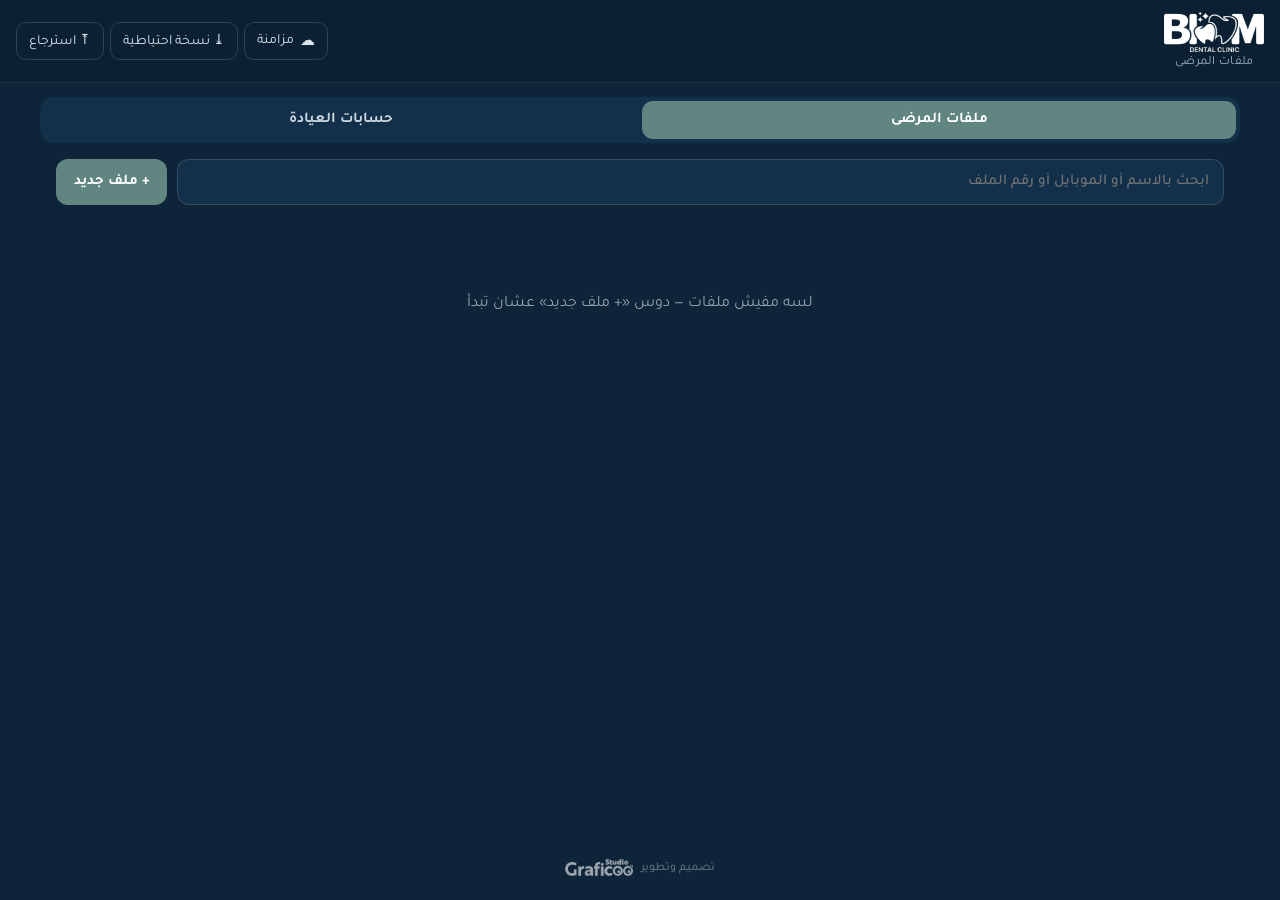
<file: index.html>
<!doctype html>
<html lang="ar" dir="rtl">
<head>
<meta charset="utf-8">
<meta name="viewport" content="width=device-width, initial-scale=1, viewport-fit=cover">
<title>Bloom Clinic — ملفات المرضى</title>
<meta name="theme-color" content="#1c364f">
<meta name="mobile-web-app-capable" content="yes">
<meta name="apple-mobile-web-app-capable" content="yes">
<meta name="apple-mobile-web-app-status-bar-style" content="black-translucent">
<meta name="apple-mobile-web-app-title" content="Bloom Files">
<link rel="manifest" href="manifest.webmanifest">
<link rel="icon" href="icons/favicon.png">
<link rel="apple-touch-icon" href="icons/apple-180.png">
<link rel="preconnect" href="https://fonts.googleapis.com">
<link rel="preconnect" href="https://fonts.gstatic.com" crossorigin>
<link href="https://fonts.googleapis.com/css2?family=Tajawal:wght@400;500;700;800&display=swap" rel="stylesheet">
<link rel="stylesheet" href="app.css">
<link rel="stylesheet" href="fin.css">
</head>
<body>

<!-- ============ قائمة الملفات ============ -->
<section id="home" class="view">
  <header class="topbar">
    <div class="brand"><img class="wordmark" src="img/logo-white.png" alt="BLOOM Dental Clinic"><small>ملفات المرضى</small></div>
    <div class="top-actions">
      <button class="ghost sync-btn" title="مزامنة"></button>
      <button class="ghost" id="btnBackup" title="نسخة احتياطية">⤓ <span>نسخة احتياطية</span></button>
      <button class="ghost" id="btnRestore" title="استرجاع نسخة">⤒ <span>استرجاع</span></button>
      <input type="file" id="restoreFile" accept=".json,application/json" hidden>
    </div>
  </header>
  <nav class="apptabs" id="appTabs">
    <button data-app="files" class="on">ملفات المرضى</button>
    <button data-app="fin">حسابات العيادة</button>
  </nav>
  <div id="filesPanel">
    <div class="home-tools">
      <div class="search"><input id="q" type="search" placeholder="ابحث بالاسم أو الموبايل أو رقم الملف" autocomplete="off"></div>
      <button class="primary" id="btnNew">+ ملف جديد</button>
    </div>
    <div class="count-row"><div class="count" id="count"></div>
      <div class="gaps" id="gaps" hidden></div>
      <label class="sort" id="sortBox" hidden>ترتيب:
        <select id="sort"><option value="upd">آخر تعديل</option><option value="desc">رقم الملف (الأحدث)</option><option value="asc">رقم الملف (الأقدم)</option></select>
      </label>
    </div>
    <div id="list" class="cabinet"></div>
  </div>
  <div id="finPanel" class="fin" hidden></div>
  <footer class="credit">
    <div class="sig-credit"><span>تصميم وتطوير</span><img src="img/graficoo-white.png" alt="Graficoo Studio"></div>
  </footer>
</section>

<!-- ============ الملف ============ -->
<section id="file" class="view" hidden>
  <header class="topbar file-bar">
    <button class="ghost icon" id="btnClose" title="رجوع للملفات">→</button>
    <div class="file-title"><b id="ttlName">ملف جديد</b><small id="ttlNo"></small></div>
    <span class="saved" id="saved"></span>
    <div class="top-actions">
      <button class="ghost sync-btn" title="مزامنة"></button>
      <button class="ghost acc-btn" id="btnAcc" title="حساب المريض وزياراته">ج.م <span>الحساب</span></button>
      <button class="ghost icon" id="btnZoom" title="تكبير">⊕</button>
      <button class="ghost icon" id="btnPrint" title="طباعة">⎙</button>
      <button class="ghost icon danger" id="btnDelete" title="حذف الملف">🗑</button>
    </div>
  </header>
  <div id="viewport" class="viewport">
    <div id="world" class="world">
      <div id="folder" class="folder">
        <div class="leaf base">
          <div class="face front" data-page="info"></div>
          <div class="face back" data-page="back"></div>
        </div>
        <div class="leaf cover" id="coverLeaf">
          <div class="face front" data-page="front"></div>
          <div class="face back" data-page="chart"></div>
        </div>
        <div class="spine-shadow"></div>
      </div>
    </div>
  </div>
  <footer class="filebar">
    <div class="ctx" id="ctx"></div>
    <nav class="seg" id="seg">
      <button data-go="cover">الغلاف</button>
      <button data-go="info">البيانات</button>
      <button data-go="chart">الأسنان</button>
      <button data-go="back">الحسابات</button>
    </nav>
  </footer>
</section>

<!-- نافذة الكتابة (موبايل) -->
<div id="sheet" class="sheet" hidden>
  <div class="sheet-card">
    <div class="sheet-head"><b id="sheetTitle"></b><button class="ghost icon" data-close>✕</button></div>
    <div id="sheetBody"></div>
    <div class="sheet-foot" id="sheetFoot"></div>
  </div>
</div>

<div id="toast" class="toast" hidden></div>
<div id="stackTip" class="stack-tip" hidden></div>
<div id="print" class="print"></div>

<script src="sync-core.js"></script>
<script src="app.js"></script>
<script src="fin.js"></script>
</body>
</html>
</file>
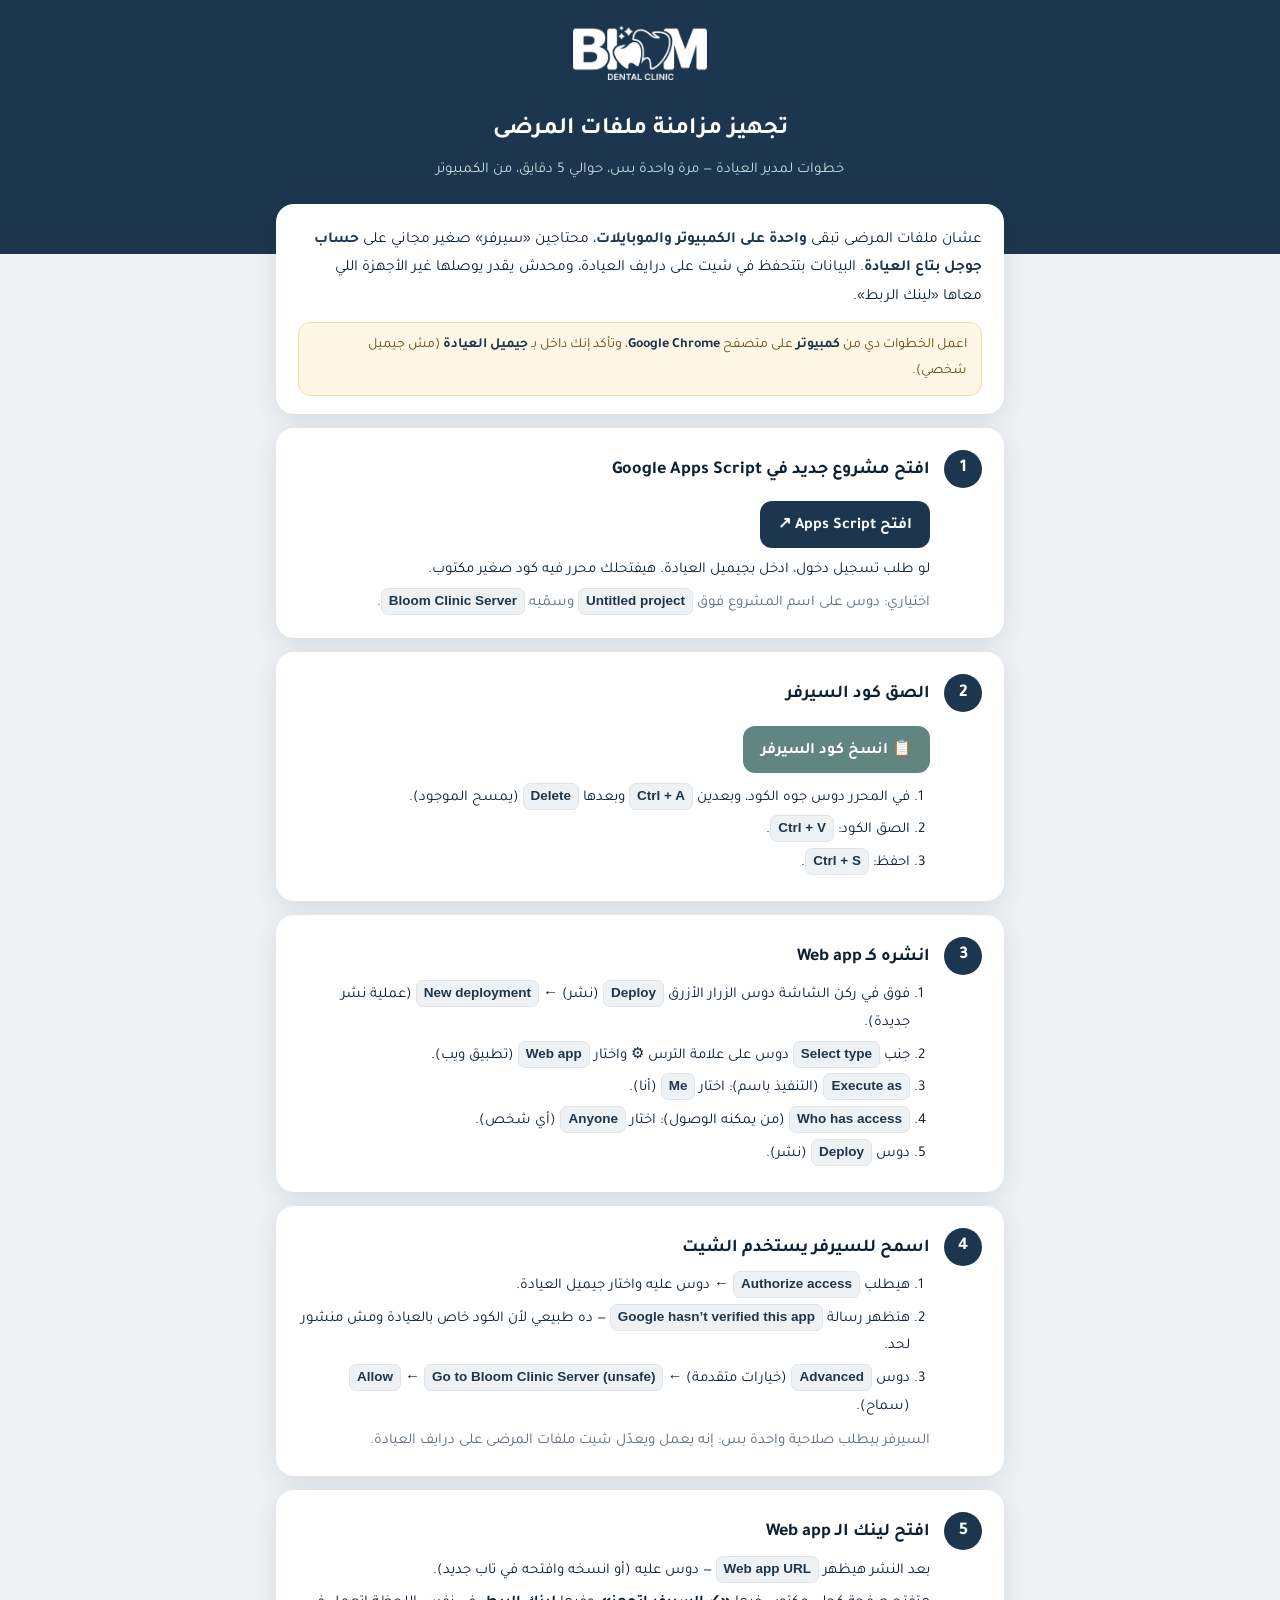
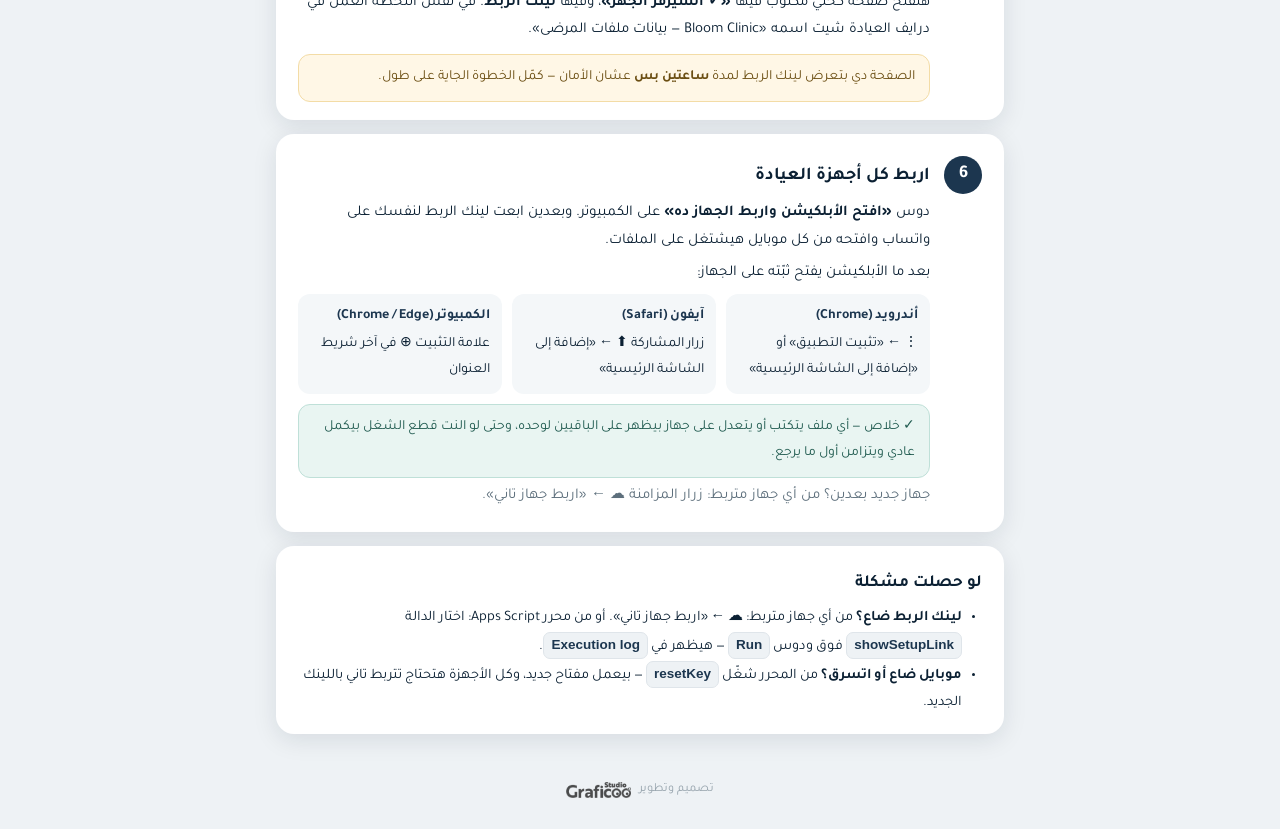
<file: setup.html>
<!doctype html>
<html lang="ar" dir="rtl">
<head>
<meta charset="utf-8">
<meta name="viewport" content="width=device-width, initial-scale=1">
<title>تجهيز المزامنة — Bloom Clinic</title>
<meta name="theme-color" content="#1c364f">
<link rel="icon" href="icons/favicon.png">
<link rel="preconnect" href="https://fonts.googleapis.com">
<link rel="preconnect" href="https://fonts.gstatic.com" crossorigin>
<link href="https://fonts.googleapis.com/css2?family=Tajawal:wght@400;500;700&display=swap" rel="stylesheet">
<style>
  :root{--navy:#0b2033;--cloud:#1c364f;--sage:#618581;--ink:#0b2033;--muted:#5d6f7c;--line:#dfe5ea}
  *{box-sizing:border-box}
  body{margin:0;font-family:'Tajawal',Tahoma,sans-serif;background:#eef2f5;color:var(--ink);line-height:1.85}
  header{background:var(--cloud);color:#fff;padding:26px 16px 70px;text-align:center}
  header img{height:54px}
  header h1{margin:14px 0 4px;font-size:24px}
  header p{margin:0;color:#c9d6de;font-size:15px}
  main{max-width:760px;margin:-50px auto 40px;padding:0 16px}
  .card{background:#fff;border-radius:18px;padding:22px 22px 18px;box-shadow:0 6px 24px #0b20331a;margin-bottom:14px}
  .intro{font-size:15.5px}
  .intro b{color:var(--cloud)}
  .step{display:flex;gap:14px}
  .num{flex:0 0 38px;height:38px;border-radius:50%;background:var(--cloud);color:#fff;display:grid;place-items:center;font-weight:700;font-size:18px}
  .step h2{margin:4px 0 6px;font-size:18px}
  .step p,.step li{font-size:15px;margin:4px 0}
  .step ol,.step ul{padding-inline-start:20px;margin:6px 0}
  .k{display:inline-block;background:#eef2f5;border:1px solid var(--line);border-radius:7px;padding:0 7px;font-size:13.5px;direction:ltr;unicode-bidi:isolate;font-family:Segoe UI,Arial,sans-serif;font-weight:600;color:#1c364f}
  .btn{display:inline-flex;align-items:center;gap:8px;background:var(--sage);color:#fff;text-decoration:none;border:0;border-radius:12px;padding:12px 18px;font:700 16px 'Tajawal',sans-serif;cursor:pointer;margin:8px 0 4px}
  .btn:hover{background:#6f9692}
  .btn.navy{background:var(--cloud)}
  .note{background:#fff7e6;border:1px solid #f3dca6;border-radius:12px;padding:10px 14px;font-size:14px;color:#6b4e12;margin-top:10px}
  .ok{background:#e9f5f2;border:1px solid #bfe0d8;color:#1f5a4f}
  .muted{color:var(--muted);font-size:13.5px}
  #copied{color:#1f7a5f;font-weight:700;margin-inline-start:8px;opacity:0;transition:.3s}
  #copied.on{opacity:1}
  .devices{display:grid;grid-template-columns:repeat(3,1fr);gap:10px;margin-top:8px}
  .devices div{background:#f4f7f9;border-radius:12px;padding:10px 12px;font-size:14px}
  .devices b{display:block;color:var(--cloud);margin-bottom:2px}
  @media (max-width:640px){.devices{grid-template-columns:1fr}.step{gap:10px}.num{flex-basis:32px;height:32px;font-size:16px}}
</style>
</head>
<body>
<header>
  <img src="img/logo-white.png" alt="BLOOM Dental Clinic">
  <h1>تجهيز مزامنة ملفات المرضى</h1>
  <p>خطوات لمدير العيادة — مرة واحدة بس، حوالي 5 دقايق، من الكمبيوتر</p>
</header>
<main>
  <div class="card intro">
    عشان ملفات المرضى تبقى <b>واحدة على الكمبيوتر والموبايلات</b>، محتاجين «سيرفر» صغير مجاني على <b>حساب جوجل بتاع العيادة</b>.
    البيانات بتتحفظ في شيت على درايف العيادة، ومحدش يقدر يوصلها غير الأجهزة اللي معاها «لينك الربط».
    <div class="note">اعمل الخطوات دي من <b>كمبيوتر</b> على متصفح <b>Google Chrome</b>، وتأكد إنك داخل بـ <b>جيميل العيادة</b> (مش جيميل شخصي).</div>
  </div>

  <div class="card step"><div class="num">1</div><div>
    <h2>افتح مشروع جديد في Google Apps Script</h2>
    <a class="btn navy" href="https://script.google.com/create" target="_blank" rel="noopener">افتح Apps Script ↗</a>
    <p>لو طلب تسجيل دخول، ادخل بجيميل العيادة. هيفتحلك محرر فيه كود صغير مكتوب.</p>
    <p class="muted">اختياري: دوس على اسم المشروع فوق <span class="k">Untitled project</span> وسمّيه <span class="k">Bloom Clinic Server</span>.</p>
  </div></div>

  <div class="card step"><div class="num">2</div><div>
    <h2>الصق كود السيرفر</h2>
    <button class="btn" id="copyBtn">📋 انسخ كود السيرفر</button><span id="copied">✓ اتنسخ</span>
    <ol>
      <li>في المحرر دوس جوه الكود، وبعدين <span class="k">Ctrl + A</span> وبعدها <span class="k">Delete</span> (يمسح الموجود).</li>
      <li>الصق الكود: <span class="k">Ctrl + V</span>.</li>
      <li>احفظ: <span class="k">Ctrl + S</span>.</li>
    </ol>
  </div></div>

  <div class="card step"><div class="num">3</div><div>
    <h2>انشره كـ Web app</h2>
    <ol>
      <li>فوق في ركن الشاشة دوس الزرار الأزرق <span class="k">Deploy</span> (نشر) ← <span class="k">New deployment</span> (عملية نشر جديدة).</li>
      <li>جنب <span class="k">Select type</span> دوس على علامة الترس ⚙ واختار <span class="k">Web app</span> (تطبيق ويب).</li>
      <li><span class="k">Execute as</span> (التنفيذ باسم): اختار <span class="k">Me</span> (أنا).</li>
      <li><span class="k">Who has access</span> (من يمكنه الوصول): اختار <span class="k">Anyone</span> (أي شخص).</li>
      <li>دوس <span class="k">Deploy</span> (نشر).</li>
    </ol>
  </div></div>

  <div class="card step"><div class="num">4</div><div>
    <h2>اسمح للسيرفر يستخدم الشيت</h2>
    <ol>
      <li>هيطلب <span class="k">Authorize access</span> ← دوس عليه واختار جيميل العيادة.</li>
      <li>هتظهر رسالة <span class="k">Google hasn’t verified this app</span> — ده طبيعي لأن الكود خاص بالعيادة ومش منشور لحد.</li>
      <li>دوس <span class="k">Advanced</span> (خيارات متقدمة) ← <span class="k">Go to Bloom Clinic Server (unsafe)</span> ← <span class="k">Allow</span> (سماح).</li>
    </ol>
    <p class="muted">السيرفر بيطلب صلاحية واحدة بس: إنه يعمل ويعدّل شيت ملفات المرضى على درايف العيادة.</p>
  </div></div>

  <div class="card step"><div class="num">5</div><div>
    <h2>افتح لينك الـ Web app</h2>
    <p>بعد النشر هيظهر <span class="k">Web app URL</span> — دوس عليه (أو انسخه وافتحه في تاب جديد).</p>
    <p>هتفتح صفحة كحلي مكتوب فيها <b>«✓ السيرفر اتجهز»</b>، وفيها <b>لينك الربط</b>. في نفس اللحظة اتعمل في درايف العيادة شيت اسمه «Bloom Clinic — بيانات ملفات المرضى».</p>
    <div class="note">الصفحة دي بتعرض لينك الربط لمدة <b>ساعتين بس</b> عشان الأمان — كمّل الخطوة الجاية على طول.</div>
  </div></div>

  <div class="card step"><div class="num">6</div><div>
    <h2>اربط كل أجهزة العيادة</h2>
    <p>دوس <b>«افتح الأبلكيشن واربط الجهاز ده»</b> على الكمبيوتر. وبعدين ابعت لينك الربط لنفسك على واتساب وافتحه من كل موبايل هيشتغل على الملفات.</p>
    <p>بعد ما الأبلكيشن يفتح ثبّته على الجهاز:</p>
    <div class="devices">
      <div><b>أندرويد (Chrome)</b>⋮ ← «تثبيت التطبيق» أو «إضافة إلى الشاشة الرئيسية»</div>
      <div><b>آيفون (Safari)</b>زرار المشاركة ⬆ ← «إضافة إلى الشاشة الرئيسية»</div>
      <div><b>الكمبيوتر (Chrome / Edge)</b>علامة التثبيت ⊕ في آخر شريط العنوان</div>
    </div>
    <div class="note ok">✓ خلاص — أي ملف يتكتب أو يتعدل على جهاز بيظهر على الباقيين لوحده، وحتى لو النت قطع الشغل بيكمل عادي ويتزامن أول ما يرجع.</div>
    <p class="muted">جهاز جديد بعدين؟ من أي جهاز متربط: زرار المزامنة ☁ ← «اربط جهاز تاني».</p>
  </div></div>

  <div class="card">
    <h2 style="margin:0 0 6px;font-size:17px">لو حصلت مشكلة</h2>
    <ul style="margin:0;padding-inline-start:20px;font-size:14.5px">
      <li><b>لينك الربط ضاع؟</b> من أي جهاز متربط: ☁ ← «اربط جهاز تاني». أو من محرر Apps Script: اختار الدالة <span class="k">showSetupLink</span> فوق ودوس <span class="k">Run</span> — هيظهر في <span class="k">Execution log</span>.</li>
      <li><b>موبايل ضاع أو اتسرق؟</b> من المحرر شغّل <span class="k">resetKey</span> — بيعمل مفتاح جديد، وكل الأجهزة هتحتاج تتربط تاني باللينك الجديد.</li>
    </ul>
  </div>
</main>
<footer style="text-align:center;padding:4px 16px 28px;color:#7b8b96;font-size:12.5px">
  <div style="display:inline-flex;align-items:center;gap:8px;opacity:.75">
    <span>تصميم وتطوير</span><img src="img/graficoo-dark.png" alt="Graficoo Studio" style="height:16px">
  </div>
</footer>
<script>
  document.getElementById('copyBtn').onclick = async () => {
    const r = await fetch('setup/Code.gs.txt', { cache: 'no-cache' });
    const code = await r.text();
    try { await navigator.clipboard.writeText(code); }
    catch (_) { const t = document.createElement('textarea'); t.value = code; document.body.append(t); t.select(); document.execCommand('copy'); t.remove(); }
    const c = document.getElementById('copied'); c.classList.add('on'); setTimeout(() => c.classList.remove('on'), 2500);
  };
</script>
</body>
</html>
</file>
<file: app.css>
:root{
  --navy:#0b2033; --navy2:#13304a; --sage:#618581; --sage2:#446a66; --ink:#0b2033;
  --paper:#f3f1ee; --box:#e3e7ea; --line:#d9d5cf; --muted:#6b7a86; --red:#c0392b;
  --font:'Tajawal', 'Segoe UI', Tahoma, sans-serif;
  --safe-b: env(safe-area-inset-bottom, 0px);
}
*{box-sizing:border-box}
html,body{margin:0;height:100%;background:#0e2438;color:#fff;font-family:var(--font);-webkit-tap-highlight-color:transparent}
button{font-family:inherit;cursor:pointer}
[hidden]{display:none!important}
.view{height:100%;display:flex;flex-direction:column}

/* ---------- top bar ---------- */
.topbar{display:flex;align-items:center;gap:12px;padding:10px 16px;padding-top:max(10px,env(safe-area-inset-top));background:var(--navy);border-bottom:1px solid #ffffff14;min-height:58px}
.brand{display:flex;flex-direction:column;align-items:center;gap:3px;padding:2px 0}
.brand .wordmark{height:40px;width:auto;display:block}
.brand small{display:block;font-size:12.5px;color:#9fb3bf;letter-spacing:.3px}
.top-actions{margin-inline-start:auto;display:flex;gap:6px}
.ghost{background:transparent;color:#d9e4ea;border:1px solid #ffffff26;border-radius:10px;padding:7px 12px;font-size:14px}
.ghost:hover{background:#ffffff12}
.ghost.icon{width:38px;height:38px;padding:0;font-size:18px;display:grid;place-items:center}
.ghost.danger:hover{background:#c0392b33}
.sync-btn{display:flex;align-items:center;gap:6px;height:38px;white-space:nowrap}
.sync-btn i{font-style:normal;font-size:15px}
.sync-btn[data-state="ok"]{border-color:#618581aa;color:#bfe3dc}
.sync-btn[data-state="sync"] i{display:inline-block;animation:spin 1s linear infinite}
.sync-btn[data-state="offline"]{color:#e8c48a;border-color:#e8c48a55}
.sync-btn[data-state="err"]{color:#ff9b8f;border-color:#ff9b8f66}
@keyframes spin{to{transform:rotate(360deg)}}
@media (max-width:760px){.sync-btn span{display:none}.sync-btn{width:38px;justify-content:center;padding:0}}
.primary{background:var(--sage);color:#fff;border:0;border-radius:12px;padding:11px 18px;font-size:15px;font-weight:700;white-space:nowrap}
.primary:hover{background:#6f9692}

/* ---------- home ---------- */
#home{overflow:auto}
.home-tools{display:flex;gap:10px;padding:16px;max-width:1200px;width:100%;margin:0 auto}
.search{flex:1}
.search input{width:100%;height:46px;border-radius:12px;border:1px solid #ffffff22;background:#13304a;color:#fff;padding:0 14px;font:500 15px var(--font);outline:none}
.search input:focus{border-color:var(--sage)}
.count-row{max-width:1200px;width:100%;margin:0 auto;padding:0 16px 6px;display:flex;align-items:center;gap:8px 10px;justify-content:space-between;flex-wrap:wrap}
.gaps{display:flex;align-items:center;gap:5px;flex-wrap:wrap;background:#3a2f12;border:1px solid #d9a52a66;color:#f3d38a;border-radius:11px;padding:5px 10px;font-size:13px;font-weight:700}
.gap{min-width:30px;height:28px;padding:0 7px;border-radius:8px;border:1.5px dashed #d9a52a;background:#ffffff0d;color:#ffe2a0;font:800 14px var(--font);cursor:pointer}
.gap:hover{background:#d9a52a;color:#1c364f;border-style:solid}
.gap-fix{height:28px;padding:0 10px;border-radius:8px;border:0;background:#d9a52a;color:#1c364f;font:700 12.5px var(--font);cursor:pointer;margin-inline-start:4px}
.gap-pick{display:flex;flex-wrap:wrap;gap:6px;margin-top:10px}
.gap-pick .gap{background:#fff7e3;color:#7a5600;height:34px;min-width:40px;font-size:15px}
.gap-pick .gap:hover{background:#d9a52a;color:#fff}
@media (max-width:700px){.gaps{order:3;width:100%}}
.count{color:#8ea4b2;font-size:13px}
.sort{color:#8ea4b2;font-size:13px;display:flex;align-items:center;gap:6px}
.sort select{background:#13304a;color:#dce6ec;border:1px solid #ffffff22;border-radius:9px;padding:5px 8px;font:500 13px var(--font)}
/* ملفات المرضى ↔ حسابات العيادة */
.apptabs{display:flex;gap:4px;max-width:1200px;width:calc(100% - 32px);margin:14px auto 0;background:#13304a;border-radius:14px;padding:4px}
.apptabs button{flex:1;border:0;background:transparent;color:#c9d6de;padding:10px 8px;border-radius:11px;font:700 15px var(--font)}
.apptabs button.on{background:var(--sage);color:#fff}
.cabinet{display:grid;grid-template-columns:repeat(auto-fill,minmax(170px,1fr));gap:18px;padding:8px 16px 40px;max-width:1200px;width:100%;margin:0 auto}
.card{background:none;border:0;padding:0;text-align:right;color:#fff;cursor:pointer;perspective:900px}
.card .mini{position:relative;aspect-ratio:595/842;border-radius:4px 8px 8px 4px;overflow:hidden;background:#13304a center/cover no-repeat;box-shadow:0 1px 0 #ffffff10, 6px 8px 18px #0006;transform-origin:left center;transition:transform .35s ease, box-shadow .35s}
.card .mini::before{content:"";position:absolute;inset:0 auto 0 0;width:6px;background:linear-gradient(90deg,#0006,#0000)}
.card:hover .mini{transform:rotateY(-14deg);box-shadow:0 1px 0 #ffffff10, 14px 10px 24px #0008}
.card .mini .no{position:absolute;top:4.6%;left:5.5%;width:15.2%;height:2.6%;font-size:7px;line-height:1;font-weight:700;color:var(--navy);display:grid;place-items:center;z-index:1}
.card .mini .nm{position:absolute;top:77%;left:14%;width:51%;height:3.4%;font-size:8px;font-weight:700;color:var(--navy);display:flex;align-items:center;justify-content:flex-end;padding-inline:4px;overflow:hidden;white-space:nowrap}
.card .meta{padding:8px 2px 0}
.card .meta b{display:block;font-size:15px;white-space:nowrap;overflow:hidden;text-overflow:ellipsis}
.card .meta span{display:block;font-size:12.5px;color:#8ea4b2;margin-top:2px;direction:rtl}
/* توقيع الاستوديو — تحت خالص، هادي ومش بيزاحم المحتوى */
.credit{margin-top:auto;padding:18px 16px calc(18px + var(--safe-b));display:flex;justify-content:center}
.credit .sig-credit{display:flex;align-items:center;gap:8px;color:#8ea4b2;font:500 12px var(--font);opacity:.6;padding:6px 10px;user-select:none}
.credit img{height:17px;width:auto;display:block}
/* ---- درج الملفات: لما العدد يكتر الملفات بتترص متداخلة ورقم كل ملف باين ---- */
.card .tab{display:none}
.cabinet.stack{--step:40px;--cw:136px;grid-template-columns:repeat(auto-fill,var(--step));gap:34px 0;padding-top:26px;padding-inline-end:calc(16px + var(--cw) - var(--step));justify-content:start}
.cabinet.stack .card{width:var(--cw);position:relative;perspective:none;transition:transform .22s cubic-bezier(.3,.7,.3,1)}
.cabinet.stack .card .mini{box-shadow:-3px 2px 8px #0007;transition:box-shadow .22s;transform:none!important}
.cabinet.stack .card .meta{display:none}
.cabinet.stack .card .tab{display:grid;place-items:center;position:absolute;left:3px;top:-17px;min-width:32px;height:19px;padding:0 5px;border-radius:7px 7px 0 0;background:#e9eef1;color:var(--navy);font:800 12px var(--font);direction:ltr;box-shadow:0 -1px 3px #0003}
.cabinet.stack .card .tab.dup{background:#ffd5cf;color:#9b2318}
.cabinet.stack .card.hot{transform:translateY(-18px)}
.cabinet.stack .card.hot .mini{box-shadow:-4px 10px 22px #000a}
.cabinet.stack .card.hot .tab{background:var(--sage);color:#fff}
.stack-tip{position:fixed;z-index:40;background:#fff;color:var(--navy);border-radius:10px;padding:5px 11px;box-shadow:0 6px 18px #0007;pointer-events:none;text-align:center;line-height:1.3;max-width:220px}
.stack-tip b{display:block;font-size:14px}
.stack-tip span{display:block;font-size:12.5px;color:#456;white-space:nowrap;overflow:hidden;text-overflow:ellipsis}
@media (max-width:600px){.cabinet.stack{--step:31px;--cw:104px;gap:30px 0}.cabinet.stack .card .tab{font-size:11px;min-width:27px;height:17px;top:-15px;left:2px}}
.empty{grid-column:1/-1;text-align:center;color:#8ea4b2;padding:60px 10px;font-size:16px}
@media (max-width:600px){
  .cabinet:not(.stack){grid-template-columns:repeat(2,1fr);gap:14px}
  .top-actions .ghost span{display:none}
}

/* ---------- file view ---------- */
.file-bar{gap:8px}
.file-title{min-width:0}
.file-title b{display:block;font-size:16px;white-space:nowrap;overflow:hidden;text-overflow:ellipsis;max-width:46vw}
.file-title small{display:block;color:#9fb3bf;font-size:12px}
.saved{font-size:12px;color:#9fd0c6;opacity:0;transition:opacity .3s}
.saved.on{opacity:1}
.viewport{flex:1;position:relative;overflow:hidden;background:radial-gradient(ellipse at 50% 40%,#1d3c57 0%,#0e2438 70%)}
.viewport.zoomed{overflow:auto}
.world{position:relative;overflow:hidden;overflow:clip;perspective:2600px;touch-action:pan-y}
.viewport.zoomed .world{touch-action:auto}
.folder{position:absolute;top:0;left:0;transform-style:preserve-3d;transform-origin:75% 50%;transition:transform .7s cubic-bezier(.45,.05,.25,1)}
.folder.nofx,.folder.nofx .leaf{transition:none!important}
.leaf{position:absolute;top:0;transform-style:preserve-3d;pointer-events:none}
.face{pointer-events:auto}
.face[inert]{pointer-events:none}
.leaf.base{left:50%;width:50%;height:100%}
.leaf.cover{left:50%;width:50%;height:100%;transform-origin:0 50%;transition:transform .75s cubic-bezier(.4,.1,.2,1)}
.face{position:absolute;inset:0;backface-visibility:hidden;-webkit-backface-visibility:hidden;overflow:hidden;background:#fff;box-shadow:0 10px 30px #0007}
.face.back{transform:rotateY(180deg)}
/* ترتيب الطبقات زي الورق: الغلاف ← ضهر الغلاف (الأسنان) ← صفحة البيانات ← ضهر الملف */
.leaf.cover .face.front{transform:translateZ(.8px)}
.leaf.cover .face.back{transform:translateZ(.6px) rotateY(180deg)}
.leaf.base .face.front{transform:translateZ(.2px)}
.leaf.base .face.back{transform:translateZ(-.2px) rotateY(180deg)}
.face::after{content:"";position:absolute;inset:0;pointer-events:none;opacity:var(--shade,0);transition:opacity .2s}
.leaf.cover .face.front::after{background:linear-gradient(90deg,#0000 0%,#0008 100%)}
.leaf.cover .face.back::after{background:linear-gradient(270deg,#0000 0%,#0006 100%)}
.leaf.base .face.front::after{background:linear-gradient(90deg,#0007 0%,#0000 55%)}
.face.front[data-page="front"],.face[data-page="back"]{border-radius:0 6px 6px 0}
.face[data-page="back"]{border-radius:6px 0 0 6px}
.spine-shadow{position:absolute;left:calc(50% - 14px);top:0;width:28px;height:100%;pointer-events:none;background:linear-gradient(90deg,#0000,#0003 45%,#0005 50%,#0003 55%,#0000);opacity:0;transition:opacity .5s;transform:translateZ(.7px)}
.folder.is-open .spine-shadow{opacity:1}
/* بعد ما الغلاف يتفتح خالص: صفحة الأسنان تبقى صفحة عادية (2D) عشان اللمس يوصل لكل سنة */
.folder.settled .leaf.cover{transform:none!important;left:0;transition:none}
.folder.settled .leaf.cover .face.front{visibility:hidden}
.folder.settled .leaf.cover .face.back{transform:none}

/* ---------- page (paper) ---------- */
.page{position:absolute;left:0;top:0;transform-origin:0 0;direction:ltr;font-family:var(--font);color:var(--ink)}
.page img.bg{position:absolute;inset:0;width:100%;height:100%;user-select:none;-webkit-user-drag:none;pointer-events:none}
.f{position:absolute;margin:0;border:0;outline:0;background:transparent;color:var(--ink);font-family:var(--font);font-weight:800;direction:rtl;text-align:right;padding:0 5px;border-radius:4px;line-height:1;resize:none}
.f.c{text-align:center;padding:0}
/* خانات كانت نقط في الورق — بقت مربعات رمادي زي باقي الملف */
.f.boxed{background:var(--box);border-radius:3px}
.f.boxed:hover,.f.boxed:focus{background:#d3dce2}
.f.ltr{direction:ltr;text-align:right}
.f.c.ltr{text-align:center}
.f::placeholder{color:#0b203344;font-weight:500}
.f:hover{background:#61858112}
.f:focus{background:#6185811f;box-shadow:inset 0 0 0 1px #618581aa}
.f[readonly]{cursor:pointer}
textarea.f{padding:1px 4px;overflow:hidden;white-space:pre-wrap}
.cell{position:absolute;display:flex;align-items:center}
.cell .f{position:static;width:100%;height:100%}
.rem{justify-content:center;font-weight:800;font-size:13px;color:var(--sage2)}
.rem.neg{color:var(--red)}
.cb{position:absolute;cursor:pointer;border-radius:3px}
.cb::before{content:"";position:absolute;inset:-5px}
.cb.on::after{content:"";position:absolute;left:50%;top:44%;width:28%;height:52%;border:solid var(--navy);border-width:0 3px 3px 0;transform:translate(-50%,-50%) rotate(45deg)}
.cb:hover{background:#61858122}
.sig{position:absolute;cursor:pointer;display:flex;align-items:center;justify-content:flex-start}
.sig img{height:100%;max-width:72%;object-fit:contain;mix-blend-mode:multiply}
.sig:hover{background:#61858112}

/* teeth */
.t-box{position:absolute;border-radius:2px;cursor:pointer}
.t-box::before{content:"";position:absolute;inset:-4px -3px}
.t-box.on::after{content:"";position:absolute;left:50%;top:42%;width:30%;height:58%;border:solid var(--navy);border-width:0 2.4px 2.4px 0;transform:translate(-50%,-50%) rotate(45deg)}
.t-note{position:absolute;font-size:8.6px;font-weight:800;color:var(--navy);display:flex;align-items:center;justify-content:center;white-space:nowrap;overflow:hidden;cursor:pointer;line-height:1;border-radius:2px}
.t-note span{padding:0 3px;overflow:hidden;text-overflow:ellipsis;max-width:100%;border-bottom:1.6px solid var(--tc,transparent)}
.t-crown{position:absolute;border-radius:46%;cursor:pointer;mix-blend-mode:multiply}
/* لما الماوس ييجي على سنة: السنة وسطرها ومربعها ينوروا مع بعض */
.t-crown.hl{background:#61858155!important}
.t-note.hl,.t-lab.hl{background:#6185812e}
.t-box.hl{box-shadow:0 0 0 1.4px var(--sage)}
.t-crown.gone::before,.t-crown.gone::after{content:"";position:absolute;left:50%;top:10%;height:80%;width:2px;background:#555;mix-blend-mode:normal}
.t-crown.gone::before{transform:rotate(45deg)}
.t-crown.gone::after{transform:rotate(-45deg)}
.t-lab{position:absolute;cursor:pointer;border-radius:2px}
.t-lab:hover{outline:1px solid var(--sage)}

/* ---- صفحة الملاحظات (مرسومة بالكود بنفس شكل الملف) ---- */
.notes-page{background:#fff}
.nb{position:absolute;direction:rtl;font-family:var(--font);color:#1c364f}
.nb.bar{background:#1c364f;border-radius:9px;display:flex;align-items:center;gap:6px;padding:0 9px;color:#fff}
.nb.bar img{height:17px;width:auto}
.nb.bar b{font-size:16.5px;font-weight:700;letter-spacing:.2px}
.nb.bar span{position:absolute;left:122px;font-size:9.5px;color:#fff;font-weight:500;width:88px;text-align:center}
.nb.white{background:#fff;border-radius:5px}
.nb.gray{background:#e3e7ea;border-radius:5px}
.nb.pill{background:#1c364f;border-radius:5px;color:#fff;font-size:9.5px;font-weight:500;display:grid;place-items:center}
.nb.table{border:1.2px solid #1c364f;border-radius:16px;overflow:hidden}
.nb.table .th{display:flex;background:#e3e7ea;border-bottom:1.2px solid #1c364f}
.nb.table .th b{display:grid;place-items:center;font-size:14px;font-weight:500}
.nb.table .th b+b{border-right:1.2px solid #1c364f}
.nb.table .tr{border-bottom:.9px solid #1c364f}
.nb.table .tr:last-of-type{border-bottom:0}
.nb.table .tcol{position:absolute;top:0;bottom:0;width:0;border-left:1.2px solid #1c364f}
.pg-del{position:absolute;left:16px;top:826px;height:13px;padding:0 6px;border:0;border-radius:4px;background:#c0392b14;color:#b03a2e;font:700 7.5px var(--font);direction:rtl;opacity:.75}
.pg-del:hover{opacity:1;background:#c0392b26}
.page.blank{background:#f4f6f7}
.add-page{position:absolute;left:50%;top:50%;transform:translate(-50%,-50%);width:260px;height:180px;border:2.5px dashed #b9c6ce;border-radius:22px;background:#fff;color:#1c364f;display:flex;flex-direction:column;align-items:center;justify-content:center;gap:6px;font:700 20px var(--font)}
.add-page i{font-style:normal;font-size:46px;line-height:1;color:var(--sage)}
.add-page:hover{border-color:var(--sage)}
/* قلب الصفحة جوه الملف */
.leaf.turn{top:0;width:50%;height:100%;pointer-events:none;transition:transform .74s cubic-bezier(.45,.08,.25,1)}
.leaf.turn.fwd{left:50%;transform-origin:0 50%;transform:translateZ(1.2px) rotateY(0)}
.leaf.turn.fwd.go{transform:translateZ(1.2px) rotateY(-180deg)}
.leaf.turn.bwd{left:0;transform-origin:100% 50%;transform:translateZ(1.2px) rotateY(0)}
.leaf.turn.bwd.go{transform:translateZ(1.2px) rotateY(180deg)}
.leaf.turn .face::after{opacity:.35;background:linear-gradient(90deg,#0004,#0000 30%,#0000 70%,#0003)}
.face.turn-in{animation:turnIn .5s cubic-bezier(.3,.7,.3,1)}
.face.turn-back{animation:turnBack .5s cubic-bezier(.3,.7,.3,1)}
@keyframes turnIn{from{transform:perspective(1600px) rotateY(-28deg) translateX(30px);opacity:.3}}
@keyframes turnBack{from{transform:perspective(1600px) rotateY(28deg) translateX(-30px);opacity:.3}}

/* ---------- bottom bar ---------- */
.filebar{background:var(--navy);border-top:1px solid #ffffff14;padding:8px 12px calc(8px + var(--safe-b));display:flex;align-items:center;gap:10px;flex-wrap:wrap;justify-content:center}
.seg{display:flex;background:#13304a;border-radius:12px;padding:3px;gap:2px}
.seg button{border:0;background:transparent;color:#c9d6de;padding:8px 14px;border-radius:9px;font-size:14px;font-weight:500}
.seg button.on{background:var(--sage);color:#fff;font-weight:700}
.ctx{display:flex;align-items:center;gap:8px;flex-wrap:wrap;justify-content:center;font-size:13px;color:#c9d6de}
.ctx:empty{display:none}
.ctx .pill{background:#13304a;border-radius:10px;padding:6px 10px;display:flex;align-items:center;gap:6px}
.ctx .pill button{border:0;background:#ffffff14;color:#fff;border-radius:7px;width:26px;height:26px}
.ctx .pill button:disabled{opacity:.3}
.ctx .pill.pages button.add{width:auto;padding:0 10px;background:var(--sage);font:700 13px var(--font)}
.opts{display:grid;gap:8px}
.opts button{display:block;text-align:right;border:1.5px solid #d7e0e4;background:#f7f9fa;border-radius:14px;padding:12px 14px;color:var(--ink)}
.opts button:hover{border-color:var(--sage);background:#eef5f4}
.opts b{display:block;font-size:16px}
.opts small{display:block;font-size:13px;color:#5d6f7c;margin-top:2px}
.legend{display:flex;gap:4px;flex-wrap:wrap;justify-content:center}
.legend i{font-style:normal;font-size:11.5px;padding:3px 7px;border-radius:7px;color:#fff}
.sum b{color:#fff}
.sum .neg{color:#ff9b8f}
@media (max-width:760px){
  .filebar{padding:6px 8px calc(6px + var(--safe-b))}
  .seg{width:100%}
  .seg button{flex:1;padding:9px 4px}
  .legend{display:none}
}

/* ---------- sheet (editor) ---------- */
.sheet{position:fixed;inset:0;background:#0009;display:flex;align-items:flex-end;justify-content:center;z-index:50;animation:fade .2s}
.sheet-card{background:#fff;color:var(--ink);width:100%;max-width:520px;border-radius:18px 18px 0 0;padding:14px 16px calc(16px + var(--safe-b));animation:up .25s cubic-bezier(.2,.8,.2,1);max-height:92vh;overflow:auto}
@media (min-width:761px){.sheet{align-items:center}.sheet-card{border-radius:16px}}
.sheet-head{display:flex;align-items:center;justify-content:space-between;margin-bottom:10px}
.sheet-head b{font-size:17px}
.sheet-head .ghost{color:var(--ink);border-color:#0002}
.sheet label{display:block;font-size:13px;color:var(--muted);margin:10px 0 5px}
.sheet input,.sheet textarea{width:100%;border:1.5px solid #cfd8dc;border-radius:12px;padding:12px;font:500 17px var(--font);color:var(--ink);outline:none;background:#fafafa}
.sheet input:focus,.sheet textarea:focus{border-color:var(--sage);background:#fff}
.sheet textarea{min-height:110px;resize:vertical}
.sheet-foot{display:flex;gap:8px;margin-top:14px}
.sheet-foot button{flex:1;padding:13px;border-radius:12px;font-size:16px;font-weight:700;border:0}
.sheet-foot .ok{background:var(--sage);color:#fff}
.sheet-foot .no{background:#eef1f2;color:var(--ink)}
.sheet-foot .del{background:#fbe9e7;color:var(--red);flex:0 0 auto;padding:13px 16px}
.quick{display:flex;gap:6px;margin-top:8px;flex-wrap:wrap}
.quick button{border:1px solid #cfd8dc;background:#fff;border-radius:9px;padding:6px 10px;font-size:13px;color:var(--ink)}
.chips{display:grid;grid-template-columns:repeat(3,1fr);gap:7px}
.chips button{border:2px solid transparent;border-radius:11px;padding:10px 4px;font-size:14px;font-weight:700;color:#fff}
.chips button.on{border-color:var(--ink);box-shadow:0 0 0 2px #fff inset}
.chips button.none{background:#eef1f2;color:var(--ink)}
.qr{display:grid;place-items:center;padding:10px;background:#fff;border:1px solid #dfe5ea;border-radius:14px;margin:6px auto 4px;width:max-content}
.qr img,.qr canvas{width:200px!important;height:200px!important}
.linkbox{width:100%;direction:ltr;font-size:11.5px!important;min-height:64px!important;color:#456}
.sheet .hint{font-size:13.5px;color:#5d6f7c;line-height:1.8;margin:6px 0 0}
.sheet .hint a{color:#2f6f66;font-weight:700}
.sigpad{width:100%;height:190px;border:1.5px dashed #b8c4c9;border-radius:12px;touch-action:none;background:#fff;display:block}

.toast{position:fixed;bottom:90px;left:50%;transform:translateX(-50%);background:#13304a;color:#fff;padding:10px 18px;border-radius:12px;z-index:60;box-shadow:0 6px 20px #0006;font-size:14px}
@keyframes fade{from{opacity:0}}
@keyframes up{from{transform:translateY(40px);opacity:.4}}

/* ---------- print ---------- */
.print{display:none}
@media print{
  @page{size:A4 portrait;margin:0}
  html,body{background:#fff}
  body>*:not(.print){display:none!important}
  .print{display:block}
  .print .pp{width:210mm;height:297mm;position:relative;overflow:hidden;page-break-after:always;break-after:page}
  .print .page{transform:scale(1.3333)}
  .print *{-webkit-print-color-adjust:exact;print-color-adjust:exact}
  .print .f::placeholder{color:transparent}
  .print .pg-del,.print .add-page{display:none}
}
</file>
<file: fin.css>
/* ====================== حسابات العيادة ====================== */
.fin{max-width:1000px;width:100%;margin:0 auto;padding:12px 16px 24px;color:var(--ink);position:relative}
.fin-tabs{display:flex;gap:6px;margin-bottom:12px;overflow-x:auto}
.fin-tabs button{flex:1;min-width:max-content;display:flex;align-items:center;justify-content:center;gap:7px;border:1px solid #ffffff22;background:#13304a;color:#c9d6de;border-radius:12px;padding:10px 12px;font:700 14.5px var(--font)}
.fin-tabs button i{font-style:normal;font-size:15px;opacity:.85}
.fin-tabs button.on{background:#fff;color:var(--navy);border-color:#fff}
.fin-saved{position:fixed;left:16px;bottom:calc(16px + var(--safe-b));background:#1f5a4f;color:#fff;font-size:13px;padding:6px 12px;border-radius:9px;opacity:0;transition:opacity .3s;pointer-events:none;z-index:30}
.fin-saved.on{opacity:1}
.fcard{background:#fff;border-radius:16px;padding:16px;margin-bottom:12px;box-shadow:0 4px 18px #0003}
.fcard h3{margin:0 0 12px;font-size:17px;color:var(--navy);display:flex;align-items:baseline;gap:8px;flex-wrap:wrap}
.fcard h3 small{font-size:12.5px;color:var(--muted);font-weight:500}
.fcard.note{background:#fff7e6;color:#6b4e12;line-height:1.9}
.fcard.note .primary{margin-top:8px}
.fcard.form.editing{box-shadow:0 0 0 3px var(--sage),0 4px 18px #0003}
.fin .muted{color:var(--muted);font-size:14px}
.fin .primary{font-size:15px}
.ghost2{background:#eef2f4;color:var(--navy);border:1px solid #d5dee3;border-radius:12px;padding:10px 16px;font:700 14.5px var(--font)}
.ghost2:hover{background:#e3eaee}
.date-card{display:flex;align-items:center;justify-content:space-between;gap:10px;flex-wrap:wrap}
.date-nav,.month-nav{display:flex;align-items:center;gap:6px;flex-wrap:wrap}
.date-nav input,.month-nav select{height:42px;border:1.5px solid #cfd8dc;border-radius:11px;padding:0 10px;font:700 15px var(--font);color:var(--navy);background:#fafbfc}
.month-nav select{min-width:110px}
.nav{width:42px;height:42px;border-radius:11px;border:1.5px solid #cfd8dc;background:#fff;color:var(--navy);font-size:20px;line-height:1}
.nav:hover{border-color:var(--sage)}
.chip{height:42px;border-radius:11px;border:0;background:#e9f2f1;color:#2f6a63;padding:0 14px;font:700 14px var(--font)}
.chip:disabled{opacity:.45}
.dname{font-size:17px;font-weight:700;color:var(--navy)}
.grid2{display:grid;grid-template-columns:1fr 1fr;gap:12px}
.fl{display:flex;flex-direction:column;gap:5px;font-size:13.5px;color:var(--muted);font-weight:500}
.fl select,.tin,.money input{height:46px;border:1.5px solid #cfd8dc;border-radius:12px;padding:0 12px;font:700 16px var(--font);color:var(--ink);background:#fafbfc;outline:none;width:100%}
.fl select:focus,.tin:focus,.money input:focus{border-color:var(--sage);background:#fff}
.money{position:relative;display:block}
.money input{padding-left:44px;text-align:left}
.money em{position:absolute;left:12px;top:50%;transform:translateY(-50%);font-style:normal;color:var(--muted);font-size:13px;font-weight:500}
.money input.bad{border-color:var(--red)}
.switch{display:inline-flex;align-items:center;gap:10px;margin:14px 0 4px;cursor:pointer;font-size:16px;font-weight:700;color:var(--navy);user-select:none;position:relative}
.switch input{position:absolute;opacity:0;width:0;height:0}
.switch i{width:50px;height:28px;border-radius:20px;background:#cfd8dc;position:relative;transition:background .2s;flex:0 0 auto}
.switch i::after{content:"";position:absolute;top:3px;right:3px;width:22px;height:22px;border-radius:50%;background:#fff;box-shadow:0 1px 3px #0004;transition:right .2s}
.switch input:checked+i{background:var(--sage)}
.switch input:checked+i::after{right:25px}
.switch input:focus-visible+i{outline:2px solid var(--navy);outline-offset:2px}
#labBox{margin-top:8px}
.calc{margin-top:14px;background:#f3f6f8;border-radius:12px;padding:10px 14px;display:grid;gap:4px;font-size:15px}
.calc div{display:flex;justify-content:space-between;gap:10px}
.calc span{color:#4a5d6a}
.calc .doc b{color:#2f5f8a}
.calc .clinic{border-top:1px dashed #c7d2d8;padding-top:6px;margin-top:2px;font-size:16.5px}
.calc .clinic b{color:#1f6a5c}
.ferr{display:none;margin:10px 0 0;background:#fdecea;color:#a3271b;border-radius:10px;padding:8px 12px;font-size:14.5px;font-weight:700}
.ferr.show{display:block}
.fbtns{display:flex;gap:8px;margin-top:14px;flex-wrap:wrap}
.fbtns .primary{flex:1;min-width:180px;padding:13px}
.tbl-wrap{overflow-x:auto}
.ftable{width:100%;border-collapse:collapse;font-size:14.5px}
.ftable th{background:#eef2f5;color:var(--navy);font-weight:700;text-align:right;padding:9px 10px;white-space:nowrap}
.ftable th:first-child{border-radius:0 10px 10px 0}
.ftable th:last-child{border-radius:10px 0 0 10px}
.ftable td{padding:9px 10px;border-bottom:1px solid #edf1f3;white-space:nowrap}
.ftable td small{color:var(--muted);font-weight:500}
.ftable td.c{text-align:center}
.ftable tfoot td{font-weight:800;background:#f6f8f9;border-top:2px solid #d8e0e5}
.ftable .act{text-align:left}
.ftable .act button{border:1px solid #d5dee3;background:#fff;border-radius:9px;padding:5px 10px;font:700 13px var(--font);color:var(--navy);margin-inline-start:4px}
.ftable .act button.del{color:var(--red)}
.tiles{display:grid;gap:10px}
.tiles div,.kpis div{background:#f3f6f8;border-radius:12px;padding:12px}
.tiles span,.kpis span{display:block;font-size:13px;color:var(--muted)}
.tiles b,.kpis b{display:block;font-size:19px;color:var(--navy);margin-top:4px}
.tiles .hi{background:#e6f2ef}
.tiles .hi b{color:#1f6a5c}
.exp-list{display:grid;gap:8px;margin:12px 0}
.exp-row{display:grid;grid-template-columns:1fr 200px 36px;gap:8px;align-items:center}
.exp-row .nm{font-weight:700;font-size:15.5px}
.exp-row.gone .nm{color:var(--muted)}
.x{width:36px;height:36px;border-radius:10px;border:1px solid #f0d4d0;background:#fff;color:var(--red);font-size:15px;flex:0 0 auto}
.x:hover{background:#fdecea}
.exp-add,.set-add{display:flex;gap:8px;margin-top:10px;flex-wrap:wrap}
.exp-add input{flex:1;min-width:200px;height:46px;border:1.5px dashed #b9c6ce;border-radius:12px;padding:0 12px;font:500 15px var(--font)}
.exp-total{display:flex;justify-content:space-between;align-items:center;margin-top:14px;background:var(--navy);color:#fff;border-radius:12px;padding:12px 16px;font-size:16px}
.exp-total b{font-size:20px}
.rep-btns{display:flex;gap:8px;margin-top:12px;flex-wrap:wrap}
.rep-head{display:flex;justify-content:space-between;align-items:flex-end;gap:10px;border-bottom:2px solid var(--navy);padding-bottom:10px;margin-bottom:14px;flex-wrap:wrap}
.rep-head b{display:block;font-size:20px;color:var(--navy)}
.rep-head span,.rep-head small{color:var(--muted)}
.kpis{display:grid;grid-template-columns:repeat(3,1fr);gap:10px;margin-bottom:6px}
.kpis .profit{background:#1c364f}
.kpis .profit span{color:#bcd0dc}
.kpis .profit b{color:#fff;font-size:21px}
.kpis .profit.neg{background:#8e2a20}
.report h4,.rep-print h4{margin:20px 0 8px;font-size:16px;color:var(--navy)}
.net-box{display:flex;align-items:center;gap:12px;margin-top:16px;background:#f3f6f8;border-radius:14px;padding:12px 16px;flex-wrap:wrap}
.net-box div span{display:block;font-size:12.5px;color:var(--muted)}
.net-box div b{font-size:17px}
.net-box i{font-style:normal;font-size:22px;color:var(--muted)}
.net-box .r b{font-size:20px;color:#1f6a5c}
.net-box.neg .r b{color:var(--red)}
.set-list{display:grid;gap:8px}
.set-row{display:flex;gap:8px;align-items:center}
.set-row .nm,.set-add .nm{flex:1;min-width:150px}
.pct{position:relative;width:96px;flex:0 0 96px}
.pct input{padding-left:28px;text-align:left}
.pct em{position:absolute;left:11px;top:50%;transform:translateY(-50%);font-style:normal;color:var(--muted)}
.hint2{font-size:13px;color:var(--muted);margin:10px 0 0}
@media (max-width:700px){
  .fin{padding:10px 10px 20px}
  .fin-tabs{gap:4px}
  .fin-tabs button{flex-direction:column;gap:2px;padding:8px 4px;font-size:12.5px;min-width:0}
  .grid2{grid-template-columns:1fr}
  .tiles,.kpis{grid-template-columns:1fr 1fr}
  .exp-row{grid-template-columns:1fr 140px 36px}
  .tiles b,.kpis b{font-size:16.5px}
  /* جدول سطور اليوم ← كروت على الموبايل */
  .ftable.lines thead{display:none}
  .ftable.lines tr{display:grid;grid-template-columns:1fr 1fr;gap:4px 12px;padding:10px 0;border-bottom:1px solid #e5ebee}
  .ftable.lines td{border:0;padding:2px 0;white-space:normal}
  .ftable.lines td::before{content:attr(data-l);display:block;font-size:11.5px;color:var(--muted)}
  .ftable.lines td.act{grid-column:1/-1;text-align:right}
  .ftable.lines td.act::before{display:none}
  .date-card{flex-direction:column;align-items:stretch}
  .date-nav input{flex:1}
  .set-add .primary{width:100%}
}

/* ---- المرضى + المتابعة + واتساب ---- */
.acc-btn{display:flex;align-items:center;gap:6px;height:38px;font-weight:700;white-space:nowrap}
@media (max-width:760px){.acc-btn span{display:none}.acc-btn{padding:0 9px}}
.seg2{display:grid;grid-template-columns:repeat(3,1fr);gap:6px}
.seg2 button{height:44px;border-radius:11px;border:1.5px solid #cfd8dc;background:#fafbfc;color:var(--ink);font:700 15px var(--font)}
.seg2 button.on{background:var(--navy);border-color:var(--navy);color:#fff}
.fl small.muted{font-size:12px}
.form>.fl{margin-bottom:12px}
.form .grid2{margin-bottom:4px}
.next-row{display:flex;gap:6px;align-items:center}
.next-row input{flex:1;min-width:0;height:46px;border:1.5px solid #cfd8dc;border-radius:12px;padding:0 10px;font:700 15px var(--font);color:var(--ink);background:#fafbfc}
.next-row .chip{height:46px;padding:0 10px;font-size:13px}
.chip.on{background:var(--navy);color:#fff}
.pp-find{display:flex;gap:8px}
.pp-find input{flex:1;min-width:0;height:46px;border:1.5px solid #cfd8dc;border-radius:12px;padding:0 12px;font:500 15.5px var(--font);background:#fafbfc;outline:none;color:var(--ink)}
.pp-find input:focus{border-color:var(--sage);background:#fff}
.pp-res{display:grid;gap:4px;margin-top:6px}
.pp-res button{display:flex;justify-content:space-between;align-items:center;gap:8px;text-align:right;border:1px solid #e1e8ec;background:#fff;border-radius:10px;padding:9px 12px;color:var(--ink);font:500 14px var(--font)}
.pp-res button:hover{border-color:var(--sage);background:#f2f7f6}
.pp-res small{color:var(--muted)}
.pp-sel{display:flex;align-items:center;justify-content:space-between;gap:10px;background:#e9f2f1;border:1.5px solid #bcd8d3;border-radius:12px;padding:8px 12px}
.pp-sel b{display:block;font-size:16px;color:var(--navy)}
.pp-sel small{color:#4a6461;font-size:13px}
.pp-new{display:grid;gap:8px;margin-top:8px;background:#f6f8f9;border-radius:12px;padding:10px}
.pp-new .fbtns{margin-top:0}
.ghost2.sm{padding:6px 12px;font-size:13px}
.ghost2.wide{width:100%;margin-top:10px}
.ghost2.back{margin-bottom:10px;background:#13304a;color:#dce6ec;border-color:#ffffff22}
.calc .paidrow{border-top:1px dashed #c7d2d8;padding-top:6px;margin-top:2px}
.calc .debt b,.calc .debt span{color:#b03a2e;font-weight:700}
.vtag{display:inline-block;padding:2px 8px;border-radius:7px;font-size:12.5px;font-weight:700;background:#eef2f5;color:var(--navy)}
.vtag.exam{background:#fff3dc;color:#8a5a00}
.vtag.treat{background:#e3f1ee;color:#1f6a5c}
.vtag.follow{background:#e6eef8;color:#2f5f8a}
.ftable small.nx{display:block;color:#2f5f8a;font-size:11.5px;margin-top:2px}
.ftable small.owe,.owe{color:#b03a2e!important;font-weight:700}
.ftable small.owe{display:block;font-size:12px}
.lnk{border:0;background:none;padding:0;color:#2f6a63;font:700 14.5px var(--font);text-decoration:underline;text-underline-offset:3px;cursor:pointer}
.lnk.sm{font-size:12.5px;margin-top:4px;align-self:flex-start}
.tiles{grid-template-columns:repeat(3,1fr)}
.tiles .cash{background:#e7eef6}
.tiles .cash b{color:#2f5f8a}
.tiles small{display:block;font-size:11.5px;color:var(--muted);margin-top:2px}
.tiles .owe{background:#fdecea}
.tiles .owe b{color:#b03a2e}
.ptools{display:flex;gap:8px;flex-wrap:wrap;align-items:center}
.ptools>input{flex:1;min-width:200px}
.tin.sm{width:auto;min-width:130px;height:46px}
.ptools .primary{display:flex;align-items:center;gap:6px;height:46px}
.ptools+.pp-new{margin-top:10px}
.owe-t{color:#b03a2e}
.plist{display:grid;gap:2px}
.prow{display:grid;grid-template-columns:auto minmax(0,1.3fr) minmax(0,1.6fr) auto;align-items:center;gap:10px;padding:10px 4px;border-bottom:1px solid #edf1f3}
.prow:last-child{border-bottom:0}
.pck{position:relative;width:24px;height:24px;cursor:pointer}
.pck input{position:absolute;opacity:0}
.pck i{position:absolute;inset:0;border:2px solid #b9c6ce;border-radius:7px;background:#fff}
.pck input:checked+i{background:var(--sage);border-color:var(--sage)}
.pck input:checked+i::after{content:"";position:absolute;left:7px;top:2px;width:6px;height:12px;border:solid #fff;border-width:0 2.5px 2.5px 0;transform:rotate(45deg)}
.pck input:focus-visible+i{outline:2px solid var(--navy)}
.pmain{text-align:right;border:0;background:none;padding:0;color:var(--ink);min-width:0;cursor:pointer}
.pmain b{display:block;font-size:15.5px;white-space:nowrap;overflow:hidden;text-overflow:ellipsis}
.pmain small{display:block;color:var(--muted);font-size:12.5px}
.pmain:hover b{color:#2f6a63}
.pmeta{display:flex;flex-wrap:wrap;gap:4px 14px;font-size:13px;color:#4a5d6a}
.pmeta small{color:var(--muted)}
.pmeta .big{font-size:16px}
.pmeta .nxt{color:#2f5f8a;font-weight:700}
.wa{display:inline-flex;align-items:center;gap:6px;border:0;background:#1faa59;color:#fff;border-radius:11px;padding:8px 12px;font:700 13.5px var(--font);white-space:nowrap}
.wa:hover{background:#178f4a}
.nowa{color:var(--muted);width:40px;text-align:center}
.selbar{position:sticky;bottom:calc(10px + var(--safe-b));z-index:20;display:flex;align-items:center;gap:8px;flex-wrap:wrap;background:var(--navy);color:#fff;border-radius:14px;padding:10px 14px;box-shadow:0 8px 24px #0008}
.selbar span{flex:1}
.selbar .primary{display:flex;align-items:center;gap:6px}
.selbar .ghost2{background:#ffffff1a;color:#fff;border-color:#ffffff33}
.acc-head{display:flex;justify-content:space-between;gap:14px;flex-wrap:wrap;align-items:center}
.acc-id b{display:block;font-size:21px;color:var(--navy)}
.acc-id small{color:var(--muted)}
.acc-btns{display:flex;gap:8px;flex-wrap:wrap;margin-top:8px}
.acc-bal{background:#e3f1ee;border-radius:14px;padding:12px 18px;text-align:center;min-width:180px}
.acc-bal span{display:block;font-size:13px;color:#456}
.acc-bal b{display:block;font-size:24px;color:#1f6a5c}
.acc-bal small{display:block;color:#2f5f8a;font-weight:700;margin-top:4px}
.acc-bal.owe{background:#fdecea}
.acc-bal.owe b{color:#b03a2e}
.acc-edit textarea{height:auto;padding:10px 12px;font-weight:500;resize:vertical}
.pay-add{display:grid;grid-template-columns:1fr 1fr 1.3fr auto;gap:8px;align-items:end;margin-top:12px;background:#f6f8f9;border-radius:12px;padding:12px}
.pay-add .primary{height:46px}
.fu-cards{display:grid;grid-template-columns:repeat(4,1fr);gap:8px;margin-bottom:12px}
.fu-cards button{display:flex;flex-direction:column;align-items:center;gap:4px;border:1px solid #ffffff22;background:#13304a;color:#c9d6de;border-radius:14px;padding:12px 8px;font:700 13.5px var(--font)}
.fu-cards button i{font-style:normal;font-size:20px}
.fu-cards button b{font-size:22px;color:#fff}
.fu-cards button.on{background:#fff;color:var(--navy);border-color:#fff}
.fu-cards button.on b{color:var(--navy)}
.rng{display:flex;gap:6px;flex-wrap:wrap;margin-top:10px}
.rng .chip{height:36px}
.days-in{position:relative;display:block;width:140px}
.days-in input{padding-left:44px;text-align:left}
.days-in em{position:absolute;left:12px;top:50%;transform:translateY(-50%);font-style:normal;color:var(--muted)}
.fl.tpl{margin-bottom:12px}
.fl.tpl textarea{height:auto;padding:10px 12px;font:500 14.5px/1.6 var(--font);resize:vertical}
.bulk select{margin-bottom:4px}
.bulk code{background:#eef2f5;border-radius:5px;padding:0 5px;font-family:inherit;color:var(--navy)}
.bcount{font-size:15px;margin:10px 0 6px}
.bprev,.bnow{background:#e9f7ef;border:1px solid #c8ead6;border-radius:12px;padding:10px 12px}
.bprev pre,.bnow pre{white-space:pre-wrap;font:500 14px/1.7 var(--font);margin:4px 0 0;color:#173b2a}
.bnow b{font-size:16px;margin-inline-end:8px}
.bnow span{color:var(--muted);font-size:13px}
.bprog{height:8px;background:#e4eaee;border-radius:6px;overflow:hidden;margin-bottom:10px}
.bprog i{display:block;height:100%;background:#1faa59;transition:width .3s}
.blist{display:flex;flex-wrap:wrap;gap:5px;margin-top:10px;max-height:150px;overflow:auto}
.blist button{border:1px solid #d5dee3;background:#fff;border-radius:8px;padding:4px 9px;font:500 12.5px var(--font);color:var(--ink)}
.blist button.done{background:#e9f7ef;border-color:#bfe5cf;color:#1f7a45}
.blist button.cur{border-color:var(--navy);box-shadow:0 0 0 1.5px var(--navy)}
.fin .muted.c{text-align:center;padding:16px 0}
@media (max-width:700px){
  .fin-tabs button span{font-size:11px;line-height:1.2;text-align:center;white-space:normal}
  .tiles{grid-template-columns:1fr 1fr}
  .prow{grid-template-columns:auto minmax(0,1fr) auto;gap:6px 10px}
  .pmeta{grid-column:2/-1;grid-row:2}
  .wa span{display:none}
  .wa{padding:9px 10px}
  .fu-cards{grid-template-columns:1fr 1fr}
  .pay-add{grid-template-columns:1fr 1fr}
  .pay-add .primary{grid-column:1/-1}
  .next-row .chip{padding:0 7px;font-size:12px}
  .acc-bal{width:100%}
  .ptools .primary{flex:1;justify-content:center}
}

/* التقرير المطبوع (فاتورة الشهر) */
.rep-print{display:none}
@media print{
  body.printing-rep .print{display:block}
  .rep-print{display:block;color:#0b2033;font-family:var(--font);direction:rtl}
  .rep-frame{width:100%;border-collapse:collapse}
  .rep-frame>thead>tr>td,.rep-frame>tfoot>tr>td,.rep-frame>tbody>tr>td{padding:0 14mm}
  .rp-space{height:11mm}
  .rp-head{display:flex;align-items:center;gap:14px;border-bottom:2.5px solid #1c364f;padding-bottom:10px;margin-bottom:14px}
  .rp-logo{width:110px;height:46px;background:#1c364f;-webkit-mask:url(img/logo-white.png) center/contain no-repeat;mask:url(img/logo-white.png) center/contain no-repeat}
  .rp-title{flex:1}
  .rp-title b{display:block;font-size:20px}
  .rp-title span{color:#5d6f7c;font-size:13px}
  .rp-meta{font-size:12px;color:#33475a;line-height:1.7;text-align:left}
  .rep-print .kpis div,.rep-print .net-box{border:1px solid #d7e0e5}
  .rep-print .ftable{font-size:11.5px}
  .rep-print .ftable td,.rep-print .ftable th{padding:5px 8px}
  .rep-print h4{break-after:avoid;margin:14px 0 6px}
  .rep-print .ftable tr{break-inside:avoid}
  .rep-print .kpis,.rep-print .net-box{break-inside:avoid}
  .rp-foot{margin-top:16px;border-top:1px solid #c9d4da;padding-top:6px;font-size:11px;color:#5d6f7c;text-align:center}
}
</file>
